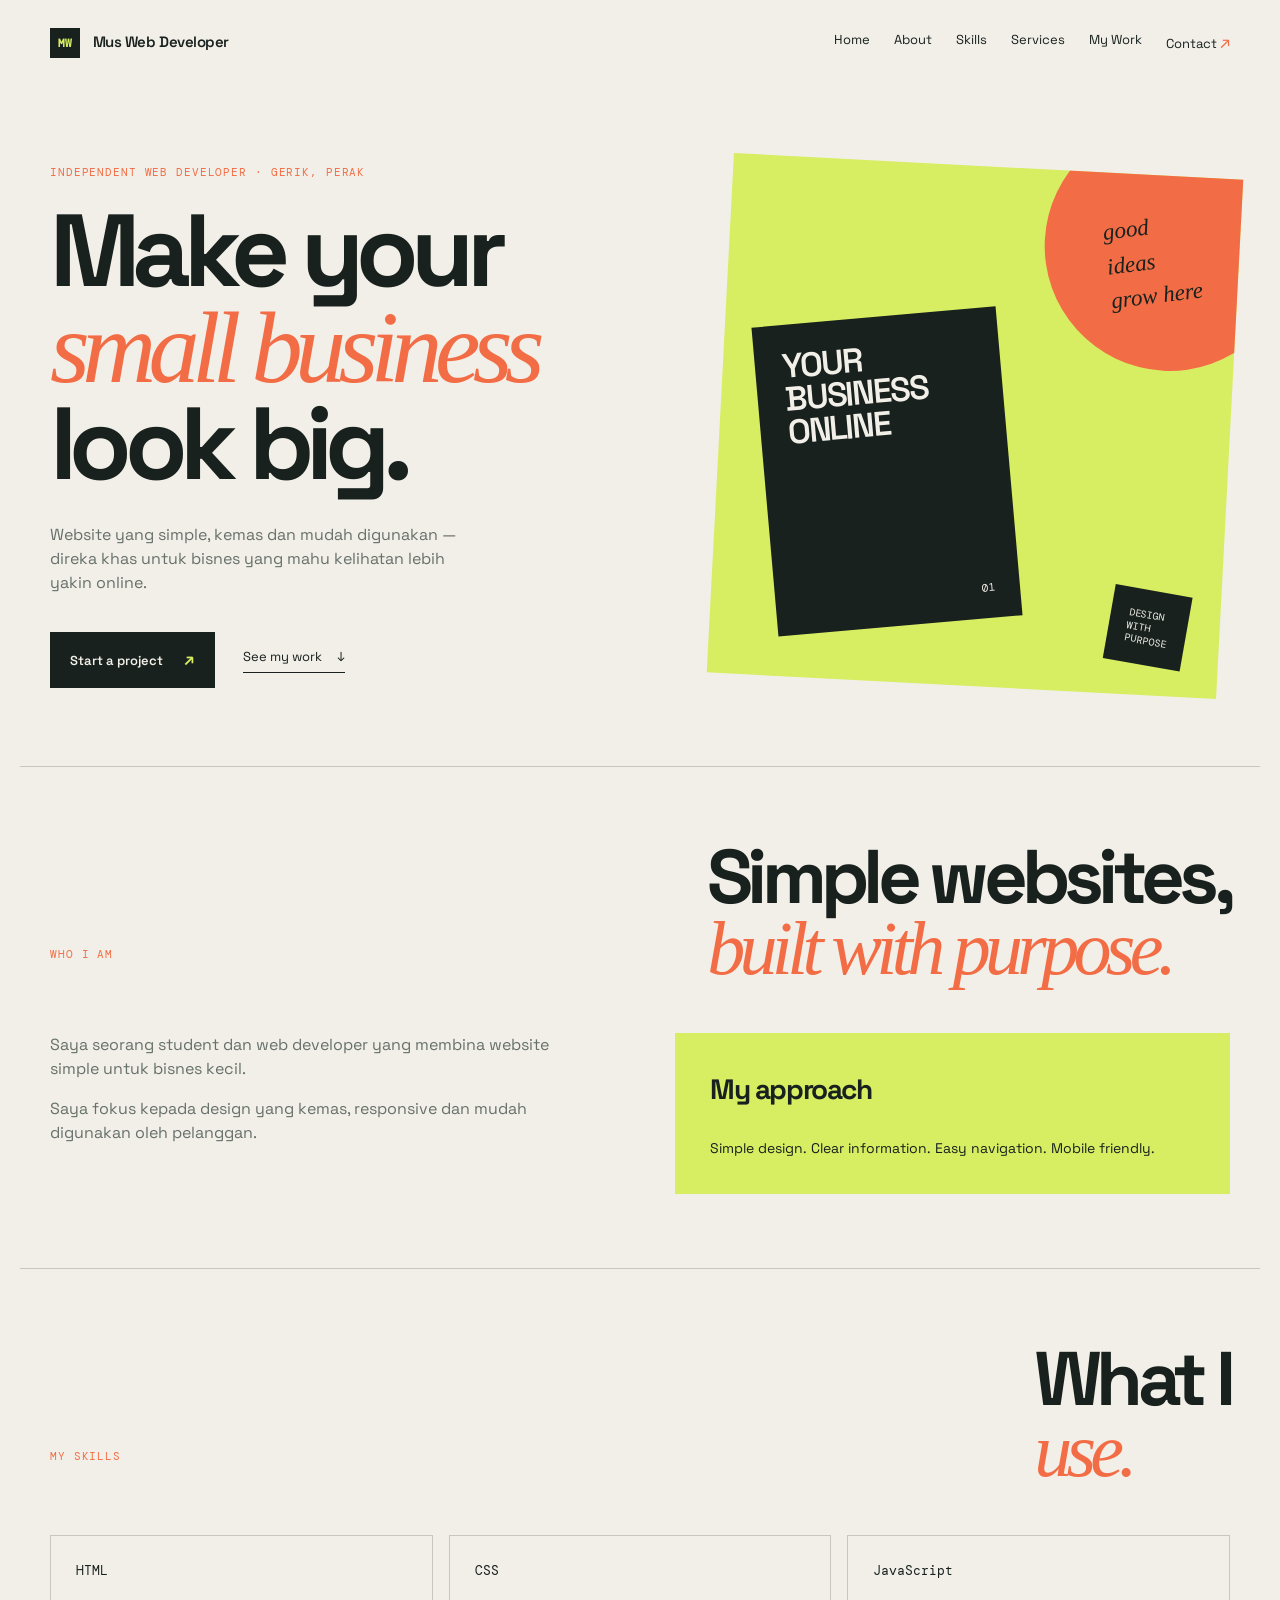
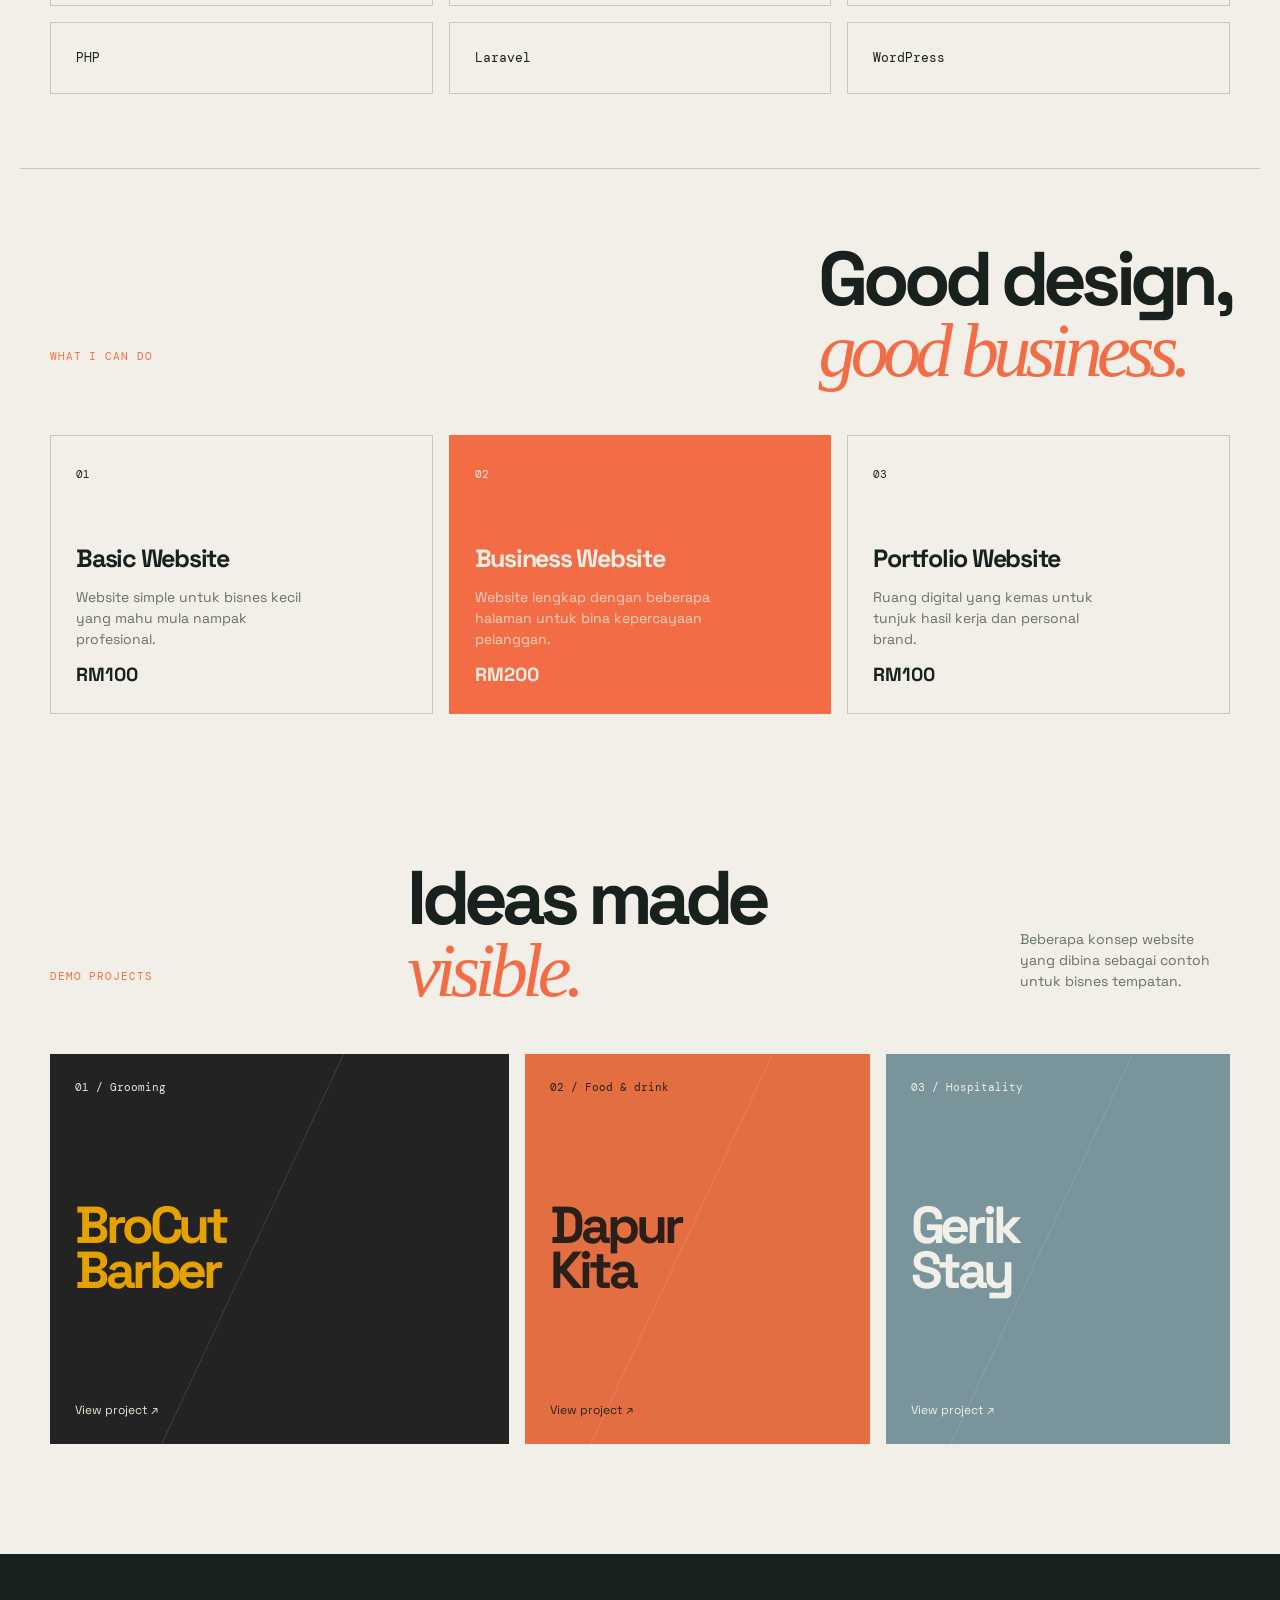
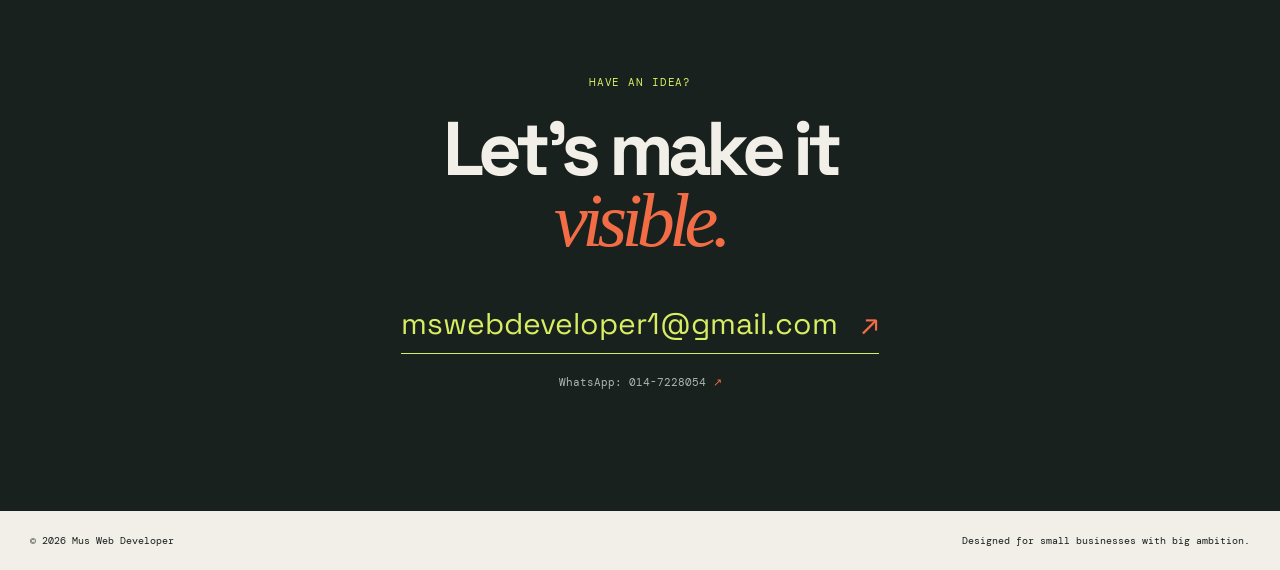
<file: index.html>
<!DOCTYPE html>
<html lang="en">

<head>
    <meta charset="UTF-8">
    <meta name="viewport" content="width=device-width, initial-scale=1">

    <title>Mus Web Developer | Small Business Websites</title>

    <meta name="description" content="Mus Web Developer menyediakan website simple, kemas dan profesional untuk bisnes kecil.">
    <meta name="author" content="Mus Web Developer">

    <link rel="preconnect" href="https://fonts.googleapis.com">
    <link rel="preconnect" href="https://fonts.gstatic.com" crossorigin>

    <link href="https://fonts.googleapis.com/css2?family=DM+Mono:wght@400;500&family=Space+Grotesk:wght@400;500;600;700&display=swap" rel="stylesheet">

    <link rel="stylesheet" href="style.css">
</head>

<body>

<header class="site-header">

    <a class="brand" href="#home">
        <span>MW</span> Mus Web Developer
    </a>

    <nav aria-label="Main navigation">
        <a href="#home">Home</a>
        <a href="#about">About</a>
        <a href="#skills">Skills</a>
        <a href="#services">Services</a>
        <a href="#work">My Work</a>
        <a href="#contact">Contact <span class="arrow">↗</span></a>
    </nav>

</header>

<main>

    <!-- HOME -->

    <section id="home" class="hero">

        <div class="hero-copy">

            <p class="eyebrow">
                Independent web developer · Gerik, Perak
            </p>

            <h1>
                Make your<br>
                <em>small business</em><br>
                look big.
            </h1>

            <p class="hero-text">
                Website yang simple, kemas dan mudah digunakan —
                direka khas untuk bisnes yang mahu kelihatan
                lebih yakin online.
            </p>

            <div class="hero-actions">

                <a class="button button-dark" href="#contact">
                    Start a project <span>↗</span>
                </a>

                <a class="text-link" href="#work">
                    See my work <span>↓</span>
                </a>

            </div>

        </div>

        <div class="hero-art" aria-label="Website design preview">

            <div class="sun"></div>

            <div class="art-card art-card-main">

                <span class="art-label">
                    YOUR<br>
                    BUSINESS<br>
                    ONLINE
                </span>

                <span class="art-number">
                    01
                </span>

            </div>

            <div class="art-card art-card-small">
                DESIGN<br>
                WITH<br>
                PURPOSE
            </div>

            <div class="scribble">
                good<br>
                ideas<br>
                grow here
            </div>

        </div>

    </section>


    <!-- ABOUT -->

    <section id="about" class="section about-section">

        <div class="section-heading">

            <p class="eyebrow">
                Who I am
            </p>

            <h2>
                Simple websites,<br>
                <em>built with purpose.</em>
            </h2>

        </div>

        <div class="about-grid">

            <div class="about-text">

                <p>
                    Saya seorang student dan web developer
                    yang membina website simple untuk bisnes kecil.
                </p>

                <p>
                    Saya fokus kepada design yang kemas,
                    responsive dan mudah digunakan oleh pelanggan.
                </p>

            </div>

            <div class="about-box">

                <h3>
                    My approach
                </h3>

                <p>
                    Simple design. Clear information.
                    Easy navigation. Mobile friendly.
                </p>

            </div>

        </div>

    </section>


    <!-- SKILLS -->

    <section id="skills" class="section skills-section">

        <div class="section-heading">

            <p class="eyebrow">
                My skills
            </p>

            <h2>
                What I<br>
                <em>use.</em>
            </h2>

        </div>

        <div class="skills-grid">

            <div class="skill">
                HTML
            </div>

            <div class="skill">
                CSS
            </div>

            <div class="skill">
                JavaScript
            </div>

            <div class="skill">
                PHP
            </div>

            <div class="skill">
                Laravel
            </div>

            <div class="skill">
                WordPress
            </div>

        </div>

    </section>


    <!-- SERVICES -->

    <section id="services" class="section services-section">

        <div class="section-heading">

            <p class="eyebrow">
                What I can do
            </p>

            <h2>
                Good design,<br>
                <em>good business.</em>
            </h2>

        </div>

        <div class="service-grid">

            <article class="service-card">

                <span class="service-no">
                    01
                </span>

                <h3>
                    Basic Website
                </h3>

                <p>
                    Website simple untuk bisnes kecil
                    yang mahu mula nampak profesional.
                </p><br>

                <strong>
                    RM100
                </strong>

            </article>


            <article class="service-card featured">

                <span class="service-no">
                    02
                </span>

                <h3>
                    Business Website
                </h3>

                <p>
                    Website lengkap dengan beberapa halaman
                    untuk bina kepercayaan pelanggan.
                </p><br>

                <strong>
                    RM200
                </strong>

            </article>


            <article class="service-card">

                <span class="service-no">
                    03
                </span>

                <h3>
                    Portfolio Website
                </h3>

                <p>
                    Ruang digital yang kemas untuk tunjuk
                    hasil kerja dan personal brand.
                </p><br>

                <strong>
                    RM100
                </strong>

            </article>

        </div>

    </section>


    <!-- WORK -->

    <section id="work" class="section work-section">

        <div class="section-heading work-heading">

            <p class="eyebrow">
                Demo projects
            </p>

            <h2>
                Ideas made<br>
                <em>visible.</em>
            </h2>

            <p>
                Beberapa konsep website yang dibina
                sebagai contoh untuk bisnes tempatan.
            </p>

        </div>

        <div class="project-grid">

            <a class="project project-barber"
               href="barber/index.html">

                <span class="project-tag">
                    01 / Grooming
                </span>

                <h3>
                    BroCut<br>
                    Barber
                </h3>

                <span class="project-link">
                    View project ↗
                </span>

            </a>


            <a class="project project-food"
               href="restaurant/index.html">

                <span class="project-tag">
                    02 / Food & drink
                </span>

                <h3>
                    Dapur<br>
                    Kita
                </h3>

                <span class="project-link">
                    View project ↗
                </span>

            </a>


            <a class="project project-stay"
               href="homestay/index.html">

                <span class="project-tag">
                    03 / Hospitality
                </span>

                <h3>
                    Gerik<br>
                    Stay
                </h3>

                <span class="project-link">
                    View project ↗
                </span>

            </a>

        </div>

    </section>


    <!-- CONTACT -->

    <section id="contact" class="contact-section">

        <p class="eyebrow">
            Have an idea?
        </p>

        <h2>
            Let's make it<br>
            <em>visible.</em>
        </h2>

        <a class="contact-email"
           href="mailto:mswebdeveloper1@gmail.com">

            mswebdeveloper1@gmail.com
            <span>↗</span>

        </a>

        <a class="contact-whatsapp"
           href="https://wa.me/60147228054"
           target="_blank"
           rel="noopener"
           aria-label="Contact Mus Web Developer on WhatsApp">

            WhatsApp: 014-7228054
            <span>↗</span>

        </a>

    </section>

</main>


<footer>

    <p>
        © 2026 Mus Web Developer
    </p>

    <p>
        Designed for small businesses with big ambition.
    </p>

</footer>

</body>
</html>
</file>
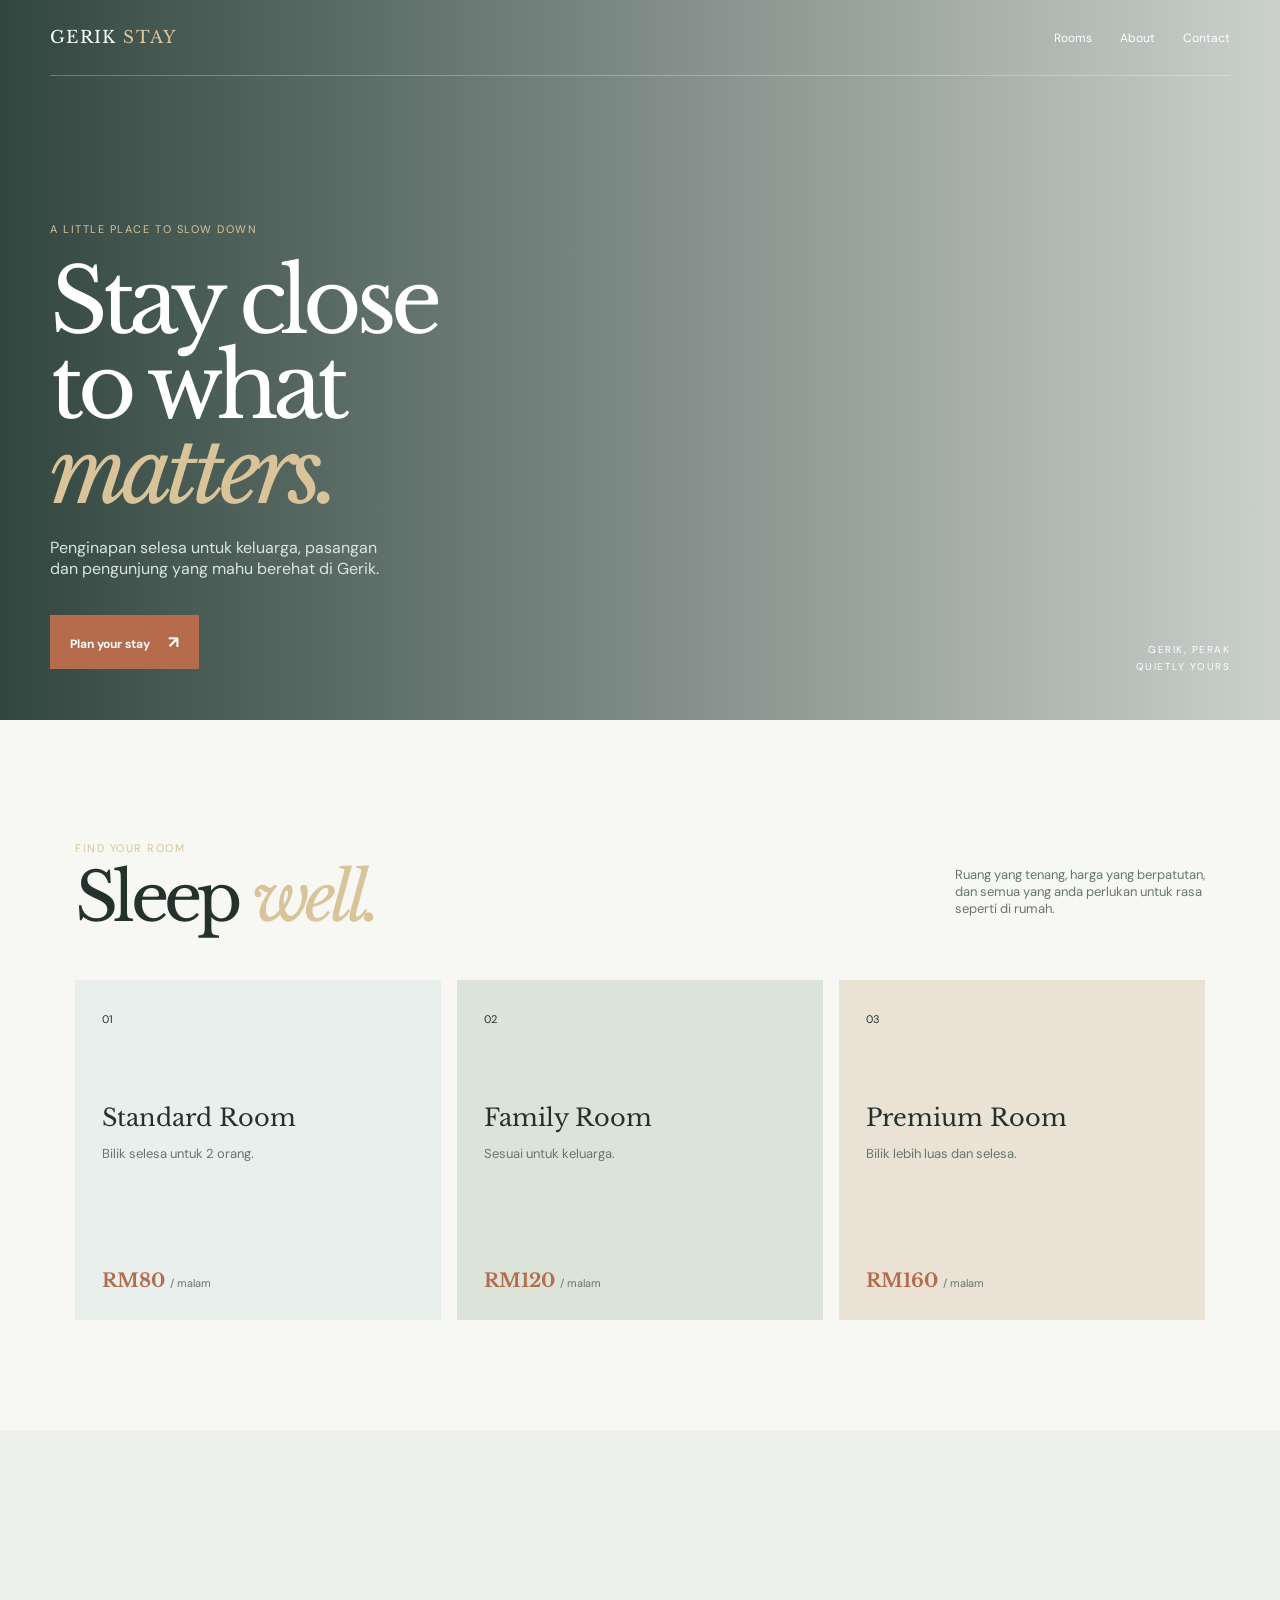
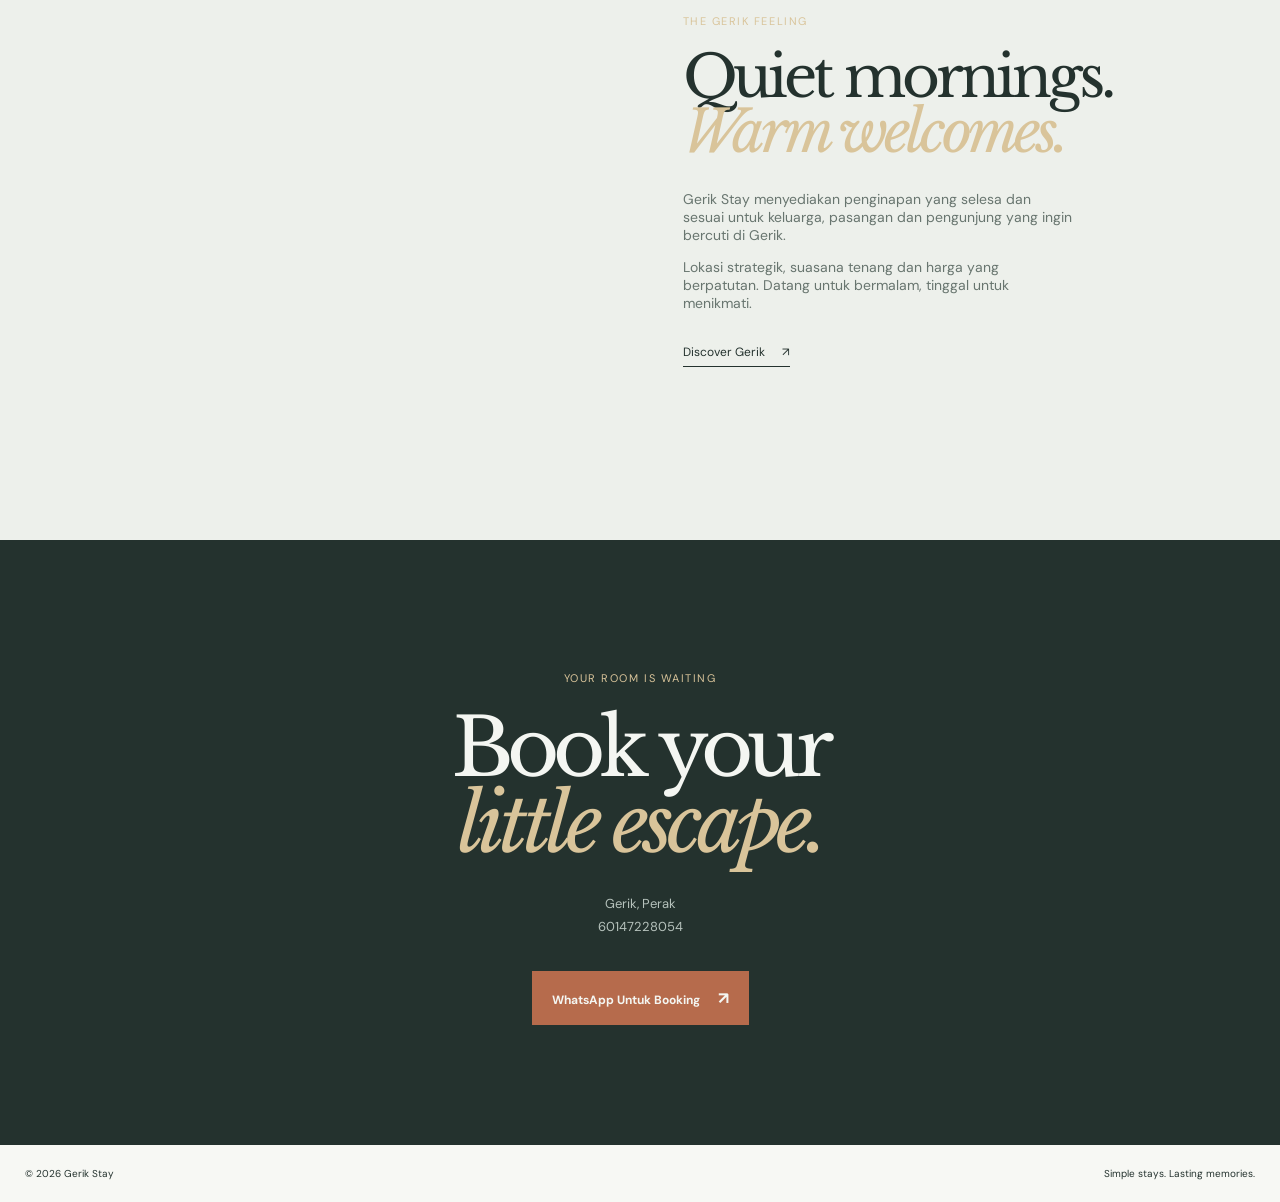
<file: homestay/index.html>
<!DOCTYPE html>
<html lang="en">
    <head>
        <meta charset="UTF-8">
        <meta name="viewport" content="width=device-width, initial-scale=1">
        <title>Gerik Stay | Slow down here</title>
        <link rel="preconnect" href="https://fonts.googleapis.com">
        <link rel="preconnect" href="https://fonts.gstatic.com" crossorigin>
        <link href="https://fonts.googleapis.com/css2?family=DM+Sans:wght@400;500;700&family=Libre+Baskerville:ital,wght@0,400;0,700;1,400&display=swap" rel="stylesheet">
        <link rel="stylesheet" href="style.css">
    </head>
    <body>
        <header id="home">
            <nav>
                <a class="brand" href="#home">GERIK <i>STAY</i>
                </a>
                <div>
                    <a href="#rooms">Rooms</a>
                    <a href="#about">About</a>
                    <a href="#contact">Contact</a>
                </div>
            </nav>
            <div class="hero-copy">
                <p class="eyebrow">A little place to slow down</p>
                <h1>Stay close<br>to what<br>
                <i>matters.</i>
                </h1>
                <p>Penginapan selesa untuk keluarga, pasangan dan pengunjung yang mahu berehat di Gerik.</p>
                <a class="button" href="#contact">Plan your stay <span>↗</span>
                </a>
            </div>
            <p class="location">GERIK, PERAK<br>QUIETLY YOURS</p>
        </header>
        <main>
            <section id="rooms" class="section">
                <div class="section-title">
                    <div>
                        <p class="eyebrow">Find your room</p>
                        <h2>Sleep <i>well.</i>
                        </h2>
                    </div>
                    <p>Ruang yang tenang, harga yang berpatutan, dan semua yang anda perlukan untuk rasa seperti di rumah.</p>
                </div>
                <div class="cards">
                    <article class="card card-standard">
                        <div>
                            <span>01</span>
                            <h3>Standard Room</h3>
                            <p>Bilik selesa untuk 2 orang.</p>
                        </div>
                        <b>RM80 <small>/ malam</small>
                        </b>
                    </article>
                    <article class="card card-family">
                        <div>
                            <span>02</span>
                            <h3>Family Room</h3>
                            <p>Sesuai untuk keluarga.</p>
                        </div>
                        <b>RM120 <small>/ malam</small>
                        </b>
                    </article>
                    <article class="card card-premium">
                        <div>
                            <span>03</span>
                            <h3>Premium Room</h3>
                            <p>Bilik lebih luas dan selesa.</p>
                        </div>
                        <b>RM160 <small>/ malam</small>
                        </b>
                    </article>
                </div>
            </section>
            <section id="about" class="about">
                <div class="about-photo">
                </div>
                <div class="about-copy">
                    <p class="eyebrow">The Gerik feeling</p>
                    <h2>Quiet mornings.<br>
                    <i>Warm welcomes.</i>
                    </h2>
                    <p>Gerik Stay menyediakan penginapan yang selesa dan sesuai untuk keluarga, pasangan dan pengunjung yang ingin bercuti di Gerik.</p>
                    <p>Lokasi strategik, suasana tenang dan harga yang berpatutan. Datang untuk bermalam, tinggal untuk menikmati.</p>
                    <a class="text-link" href="#contact">Discover Gerik <span>↗</span>
                    </a>
                </div>
            </section>
            <section id="contact" class="contact">
                <p class="eyebrow">Your room is waiting</p>
                <h2>Book your<br>
                <i>little escape.</i>
                </h2>
                <p>Gerik, Perak<br>60147228054</p>
                <a class="button" href="https://wa.me/60147228054">WhatsApp Untuk Booking <span>↗</span>
                </a>
            </section>
        </main>
        <footer>
            <p>© 2026 Gerik Stay</p>
            <p>Simple stays. Lasting memories.</p>
        </footer>
    </body>
</html>
</file>
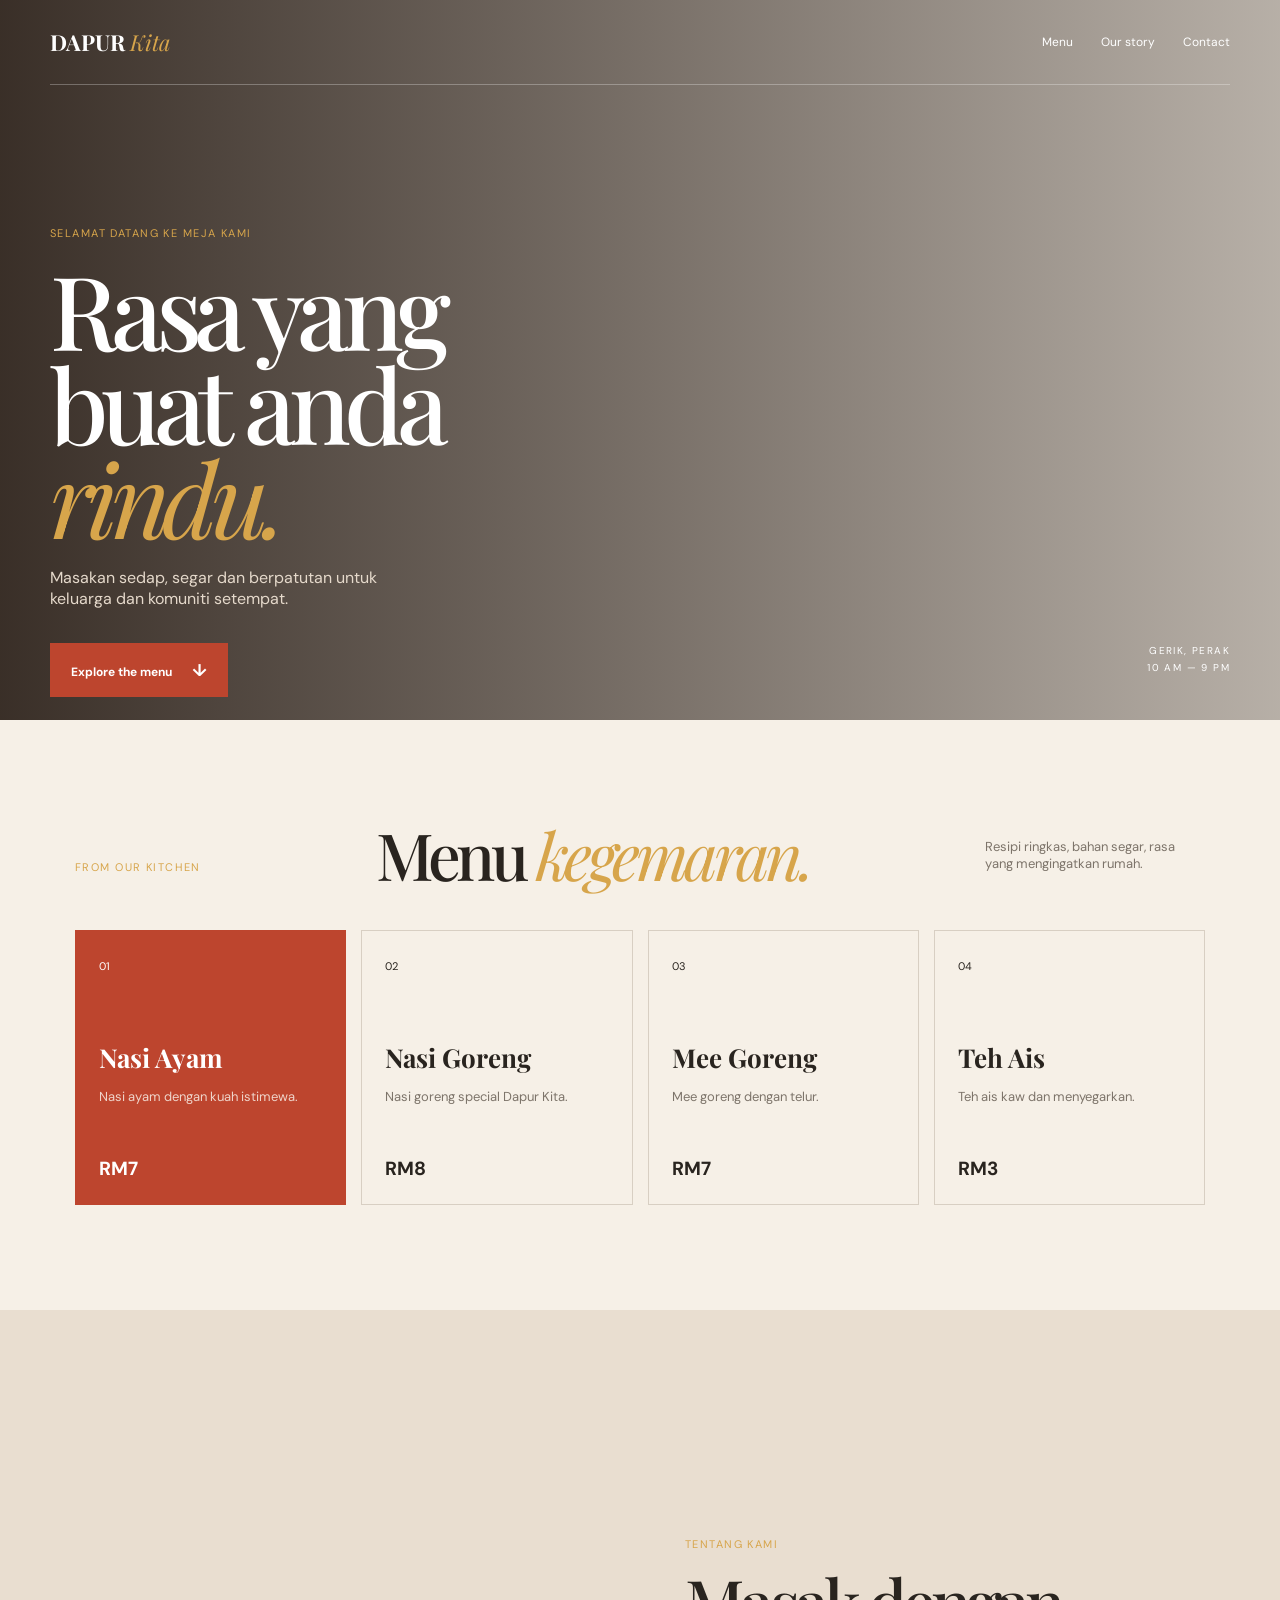
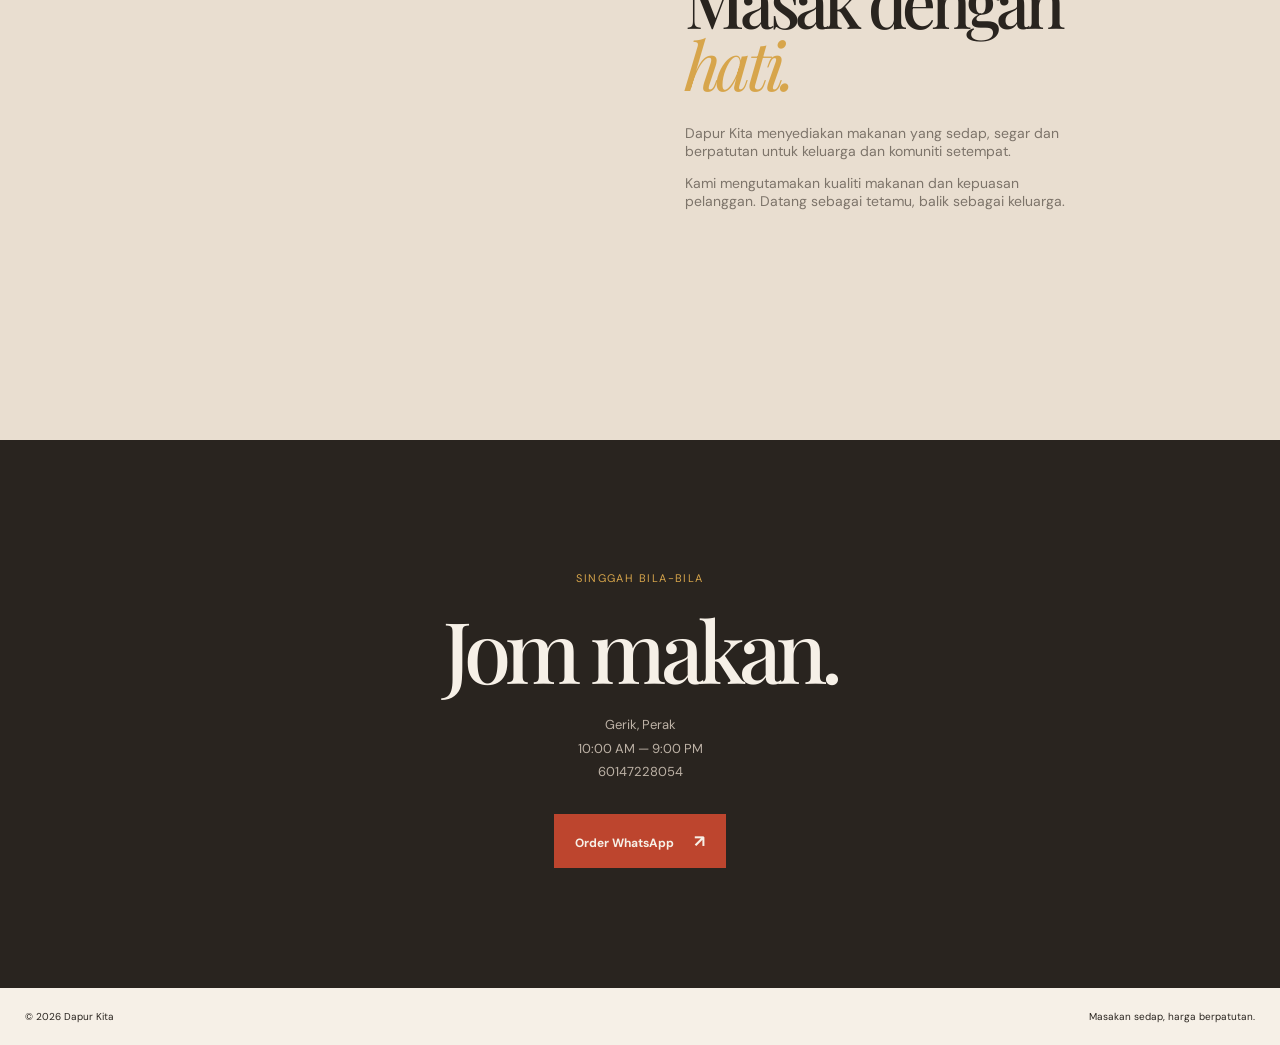
<file: restaurant/index.html>
<!DOCTYPE html>
<html lang="en">
    <head>
        <meta charset="UTF-8">
        <meta name="viewport" content="width=device-width, initial-scale=1">
        <title>Dapur Kita | Gerik</title>
        <link rel="preconnect" href="https://fonts.googleapis.com">
        <link rel="preconnect" href="https://fonts.gstatic.com" crossorigin>
        <link href="https://fonts.googleapis.com/css2?family=DM+Sans:wght@400;500;700&family=Playfair+Display:wght@500;600;700&display=swap" rel="stylesheet">
        <link rel="stylesheet" href="style.css">
    </head>
    <body>
        <header id="home">
            <nav>
                <a class="brand" href="#home">DAPUR <i>Kita</i>
                </a>
                <div>
                    <a href="#menu">Menu</a>
                    <a href="#about">Our story</a>
                    <a href="#contact">Contact</a>
                </div>
            </nav>
            <div class="hero-copy">
                <p class="eyebrow">Selamat datang ke meja kami</p>
                <h1>Rasa yang<br>buat anda<br>
                <i>rindu.</i>
                </h1>
                <p>Masakan sedap, segar dan berpatutan untuk keluarga dan komuniti setempat.</p>
                <a class="button" href="#menu">Explore the menu <span>↓</span>
                </a>
            </div>
            <p class="location">GERIK, PERAK<br>10 AM — 9 PM</p>
        </header>
        <main>
            <section id="menu" class="menu section">
                <div class="section-title">
                    <p class="eyebrow">From our kitchen</p>
                    <h2>Menu <i>kegemaran.</i>
                    </h2>
                    <p>Resipi ringkas, bahan segar, rasa yang mengingatkan rumah.</p>
                </div>
                <div class="cards">
                    <article class="card featured">
                        <span class="dish-number">01</span>
                        <h3>Nasi Ayam</h3>
                        <p>Nasi ayam dengan kuah istimewa.</p><br>
                        <b>RM7</b>
                    </article>
                    <article class="card">
                        <span class="dish-number">02</span>
                        <h3>Nasi Goreng</h3>
                        <p>Nasi goreng special Dapur Kita.</p><br>
                        <b>RM8</b>
                    </article>
                    <article class="card">
                        <span class="dish-number">03</span>
                        <h3>Mee Goreng</h3>
                        <p>Mee goreng dengan telur.</p><br>
                        <b>RM7</b>
                    </article>
                    <article class="card">
                        <span class="dish-number">04</span>
                        <h3>Teh Ais</h3>
                        <p>Teh ais kaw dan menyegarkan.</p><br>
                        <b>RM3</b>
                    </article>
                </div>
            </section>
            <section id="about" class="about">
                <div class="about-image">
                </div>
                <div>
                    <p class="eyebrow">Tentang kami</p>
                    <h2>Masak dengan<br>
                    <i>hati.</i>
                    </h2>
                    <p>Dapur Kita menyediakan makanan yang sedap, segar dan berpatutan untuk keluarga dan komuniti setempat.</p>
                    <p>Kami mengutamakan kualiti makanan dan kepuasan pelanggan. Datang sebagai tetamu, balik sebagai keluarga.</p>
                </div>
            </section>
            <section id="contact" class="contact">
                <p class="eyebrow">Singgah bila-bila</p>
                <h2>Jom makan.</h2>
                <p>Gerik, Perak<br>10:00 AM — 9:00 PM<br>60147228054</p>
                <a class="button" href="https://wa.me/60147228054">Order WhatsApp <span>↗</span>
                </a>
            </section>
        </main>
        <footer>
            <p>© 2026 Dapur Kita</p>
            <p>Masakan sedap, harga berpatutan.</p>
        </footer>
    </body>
</html>
</file>
<file: style.css>
:root {
    --ink: #18211e;
    --paper: #f2efe8;
    --lime: #d7ed62;
    --orange: #f26d45;
    --muted: #66706a;
    --line: #c9c7bd;
}

* {
    box-sizing: border-box;
}

html {
    scroll-behavior: smooth;
}

body {
    margin: 0;
    background: var(--paper);
    color: var(--ink);
    font-family: 'Space Grotesk', sans-serif;
    line-height: 1.5;
}

a {
    color: inherit;
    text-decoration: none;
}

/* HEADER */

.site-header {
    align-items: center;
    display: flex;
    justify-content: space-between;
    margin: auto;
    max-width: 1240px;
    padding: 28px 30px;
}

.brand {
    font-size: 15px;
    font-weight: 600;
    letter-spacing: -.03em;
}

.brand span {
    background: var(--ink);
    color: var(--lime);
    display: inline-grid;
    font-family: 'DM Mono', monospace;
    font-size: 11px;
    height: 30px;
    margin-right: 9px;
    place-items: center;
    width: 30px;
}

nav {
    display: flex;
    gap: 24px;
    font-size: 13px;
}

nav a {
    transition: .2s;
}

nav a:hover {
    color: var(--orange);
}

.arrow {
    color: var(--orange);
    font-size: 17px;
}

/* GENERAL */

.hero,
.section {
    margin: auto;
    max-width: 1240px;
    padding: 74px 30px;
}

.eyebrow {
    color: var(--orange);
    font-family: 'DM Mono', monospace;
    font-size: 11px;
    letter-spacing: .08em;
    margin: 0 0 22px;
    text-transform: uppercase;
}

h1,
h2,
h3,
p {
    margin-top: 0;
}

h1,
h2 {
    letter-spacing: -.075em;
    line-height: .94;
}

h1 {
    font-size: clamp(58px, 8vw, 106px);
    margin-bottom: 31px;
}

h2 {
    font-size: clamp(46px, 6vw, 76px);
}

em {
    color: var(--orange);
    font-family: Georgia, serif;
    font-weight: 400;
}

/* HOME */

.hero {
    align-items: center;
    display: grid;
    gap: 70px;
    grid-template-columns: 1fr .85fr;
    min-height: 680px;
}

.hero-text {
    color: var(--muted);
    max-width: 410px;
}

.hero-actions {
    align-items: center;
    display: flex;
    gap: 28px;
    margin-top: 37px;
}

.button {
    display: inline-block;
    font-size: 13px;
    font-weight: 600;
    padding: 15px 20px;
    transition: .2s;
}

.button-dark {
    background: var(--ink);
    color: var(--paper);
}

.button-dark:hover {
    background: var(--orange);
}

.button span {
    color: var(--lime);
    font-size: 17px;
    margin-left: 18px;
}

.text-link {
    border-bottom: 1px solid var(--ink);
    font-size: 13px;
    padding-bottom: 5px;
    transition: .2s;
}

.text-link:hover {
    color: var(--orange);
}

.text-link span {
    margin-left: 12px;
}

/* HERO ART */

.hero-art {
    background: var(--lime);
    height: 520px;
    overflow: hidden;
    position: relative;
    transform: rotate(3deg);
}

.sun {
    background: var(--orange);
    border-radius: 50%;
    height: 250px;
    position: absolute;
    right: -55px;
    top: -55px;
    width: 250px;
}

.art-card {
    background: var(--ink);
    color: var(--paper);
    position: absolute;
}

.art-card-main {
    bottom: 55px;
    height: 310px;
    left: 47px;
    padding: 27px;
    transform: rotate(-8deg);
    width: 245px;
}

.art-label {
    font-size: 34px;
    font-weight: 600;
    letter-spacing: -.06em;
    line-height: .9;
}

.art-number {
    bottom: 23px;
    font-family: 'DM Mono';
    font-size: 11px;
    position: absolute;
    right: 24px;
}

.art-card-small {
    bottom: 30px;
    font-family: 'DM Mono';
    font-size: 10px;
    line-height: 1.3;
    padding: 18px;
    right: 33px;
    transform: rotate(7deg);
}

.scribble {
    top: 35px;
    color: var(--ink);
    font-family: Georgia, serif;
    font-size: 23px;
    font-style: italic;
    position: absolute;
    right: 40px;
    transform: rotate(-10deg);
}

/* ABOUT */

.about-section {
    border-top: 1px solid var(--line);
}

.about-grid {
    display: grid;
    gap: 70px;
    grid-template-columns: 1fr 1fr;
}

.about-text {
    color: var(--muted);
    font-size: 16px;
    max-width: 500px;
}

.about-box {
    background: var(--lime);
    padding: 35px;
}

.about-box h3 {
    font-size: 28px;
    letter-spacing: -.05em;
}

.about-box p {
    color: var(--ink);
    font-size: 14px;
    margin-bottom: 0;
}

/* SKILLS */

.skills-section {
    border-top: 1px solid var(--line);
}

.skills-grid {
    display: grid;
    gap: 16px;
    grid-template-columns: repeat(3, 1fr);
}

.skill {
    border: 1px solid var(--line);
    font-family: 'DM Mono', monospace;
    font-size: 13px;
    padding: 25px;
    transition: .2s;
}

.skill:hover {
    background: var(--ink);
    color: var(--lime);
    transform: translateY(-5px);
}

/* SERVICES */

.services-section {
    border-top: 1px solid var(--line);
}

.section-heading {
    align-items: end;
    display: flex;
    justify-content: space-between;
    margin-bottom: 48px;
}

.section-heading h2 {
    margin: 0;
}

.service-grid {
    display: grid;
    gap: 16px;
    grid-template-columns: repeat(3, 1fr);
}

.service-card {
    border: 1px solid var(--line);
    min-height: 260px;
    padding: 25px;
    position: relative;
    transition: .2s;
}

.service-card:hover {
    transform: translateY(-5px);
}

.service-card.featured {
    background: var(--orange);
    border-color: var(--orange);
    color: var(--paper);
}

.service-no,
.project-tag {
    font-family: 'DM Mono';
    font-size: 11px;
}

.service-card h3 {
    font-size: 25px;
    letter-spacing: -.05em;
    margin: 55px 0 10px;
}

.service-card p {
    color: var(--muted);
    font-size: 14px;
    max-width: 240px;
}

.featured p {
    color: #f9d1c3;
}

.service-card strong {
    bottom: 24px;
    font-size: 19px;
    position: absolute;
}

/* WORK */

.work-section {
    padding-bottom: 110px;
}

.work-heading {
    align-items: end;
}

.work-heading > p:last-child {
    color: var(--muted);
    font-size: 14px;
    max-width: 210px;
}

.project-grid {
    display: grid;
    gap: 16px;
    grid-template-columns: 1.2fr .9fr .9fr;
}

.project {
    display: flex;
    flex-direction: column;
    height: 390px;
    justify-content: space-between;
    overflow: hidden;
    padding: 25px;
    position: relative;
    transition: .2s;
}

.project:hover {
    transform: translateY(-6px);
}

.project:before {
    background: rgba(255,255,255,.12);
    content: '';
    height: 160%;
    left: 40%;
    position: absolute;
    top: -20%;
    transform: rotate(25deg);
    width: 1px;
}

.project h3 {
    font-size: 52px;
    letter-spacing: -.08em;
    line-height: .88;
    margin: 0;
    position: relative;
}

.project-tag,
.project-link {
    position: relative;
}

.project-link {
    font-size: 12px;
}

.project-barber {
    background: #242323;
    color: #f0e5d8;
}

.project-barber h3 {
    color: #e5a100;
}

.project-food {
    background: #e36e42;
    color: #2b2019;
}

.project-stay {
    background: #79949a;
    color: #f1f0e8;
}

/* CONTACT */

.contact-section {
    background: var(--ink);
    color: var(--paper);
    padding: 120px 30px;
    text-align: center;
}

.contact-section h2 {
    margin: auto auto 45px;
}

.contact-section .eyebrow {
    color: var(--lime);
}

.contact-email {
    border-bottom: 1px solid var(--lime);
    color: var(--lime);
    display: inline-block;
    font-size: clamp(18px, 3vw, 30px);
    padding-bottom: 7px;
    transition: .2s;
}

.contact-email:hover {
    color: var(--orange);
}

.contact-email span {
    color: var(--orange);
    margin-left: 15px;
}

.contact-whatsapp {
    color: #aeb7b0;
    display: block;
    font-family: 'DM Mono';
    font-size: 11px;
    margin-top: 20px;
    transition: .2s;
}

.contact-whatsapp:hover {
    color: var(--lime);
}

.contact-whatsapp span {
    color: var(--orange);
}

/* FOOTER */

footer {
    display: flex;
    justify-content: space-between;
    padding: 22px 30px;
    font-family: 'DM Mono';
    font-size: 10px;
}

footer p {
    margin: 0;
}

/* MOBILE */

@media (max-width: 700px) {

    .site-header {
        align-items: flex-start;
        padding: 20px;
    }

    nav {
        gap: 10px 14px;
        flex-wrap: wrap;
        justify-content: flex-end;
        max-width: 230px;
    }

    nav a {
        font-size: 11px;
    }

    .hero,
    .section {
        padding: 55px 20px;
    }

    .hero {
        display: block;
        min-height: auto;
    }

    .hero-art {
        height: 390px;
        margin: 60px 10px 20px;
    }

    .art-card-main {
        bottom: 38px;
        height: 245px;
        left: 27px;
        width: 195px;
    }

    .art-label {
        font-size: 28px;
    }

    .art-card-small {
        right: 20px;
    }

    .scribble {
        font-size: 17px;
        right: 25px;
    }

    .section-heading {
        align-items: flex-start;
        display: block;
    }

    .section-heading > p:last-child {
        margin-top: 25px;
    }

    .about-grid {
        grid-template-columns: 1fr;
        gap: 30px;
    }

    .about-text {
        font-size: 14px;
    }

    .about-box {
        padding: 25px;
    }

    .skills-grid {
        grid-template-columns: 1fr 1fr;
    }

    .service-grid,
    .project-grid {
        grid-template-columns: 1fr;
    }

    .service-card {
        min-height: 230px;
    }

    .project {
        height: 300px;
    }

    .project h3 {
        font-size: 45px;
    }

    .contact-section {
        padding: 90px 20px;
    }

    .contact-email {
        font-size: 18px;
    }

    footer {
        display: block;
    }

    footer p + p {
        margin-top: 8px;
    }
}
</file>
<file: homestay/style.css>
:root {
    --ink:#24322e;
    --mist:#e8efec;
    --sage:#92afa0;
    --rust:#b66b4c;
    --muted:#68756f
}
* {
    box-sizing:border-box
}
html {
    scroll-behavior:smooth
}
body {
    background:#f7f8f4;
    color:var(--ink);
    font-family:'DM Sans',sans-serif;
    margin:0
}
a {
    color:inherit;
    text-decoration:none
}
header {
    background:linear-gradient(90deg,rgba(28,51,44,.9),rgba(28,51,44,.2)),url('https://images.unsplash.com/photo-1601918774946-25832a4be0d6?auto=format&fit=crop&w=1800&q=85') center/cover;
    color:#fff;
    height:720px;
    padding:0 max(25px,calc((100% - 1180px)/2));
    position:relative
}
nav {
    align-items:center;
    border-bottom:1px solid rgba(255,255,255,.27);
    display:flex;
    justify-content:space-between;
    padding:27px 0
}
nav div {
    display:flex;
    gap:28px;
    font-size:12px
}
.brand {
    font-family:'Libre Baskerville';
    font-size:17px;
    letter-spacing:.08em
}
.brand i {
    color:#d9c49a;
    font-style:normal
}
.hero-copy {
    padding-top:135px
}
.eyebrow {
    color:#d9c49a;
    font-size:11px;
    letter-spacing:.14em;
    text-transform:uppercase
}
.hero-copy h1,.section-title h2,.about h2,.contact h2 {
    font-family:'Libre Baskerville';
    font-size:clamp(54px,7vw,91px);
    font-weight:400;
    letter-spacing:-.07em;
    line-height:.95;
    margin:23px 0
}
.hero-copy h1 i,.section-title h2 i,.about h2 i {
    color:#d9c49a
}
.hero-copy>p:not(.eyebrow) {
    color:#dce4df;
    max-width:350px
}
.button {
    background:var(--rust);
    display:inline-block;
    font-size:12px;
    font-weight:700;
    margin-top:20px;
    padding:16px 20px
}
.button span {
    font-size:17px;
    margin-left:15px
}
.location {
    bottom:35px;
    font-size:10px;
    letter-spacing:.15em;
    line-height:1.7;
    position:absolute;
    right:max(25px,calc((100% - 1180px)/2));
    text-align:right
}
.section {
    margin:auto;
    max-width:1180px;
    padding:110px 25px
}
.section-title {
    align-items:end;
    display:flex;
    justify-content:space-between;
    margin-bottom:50px
}
.section-title h2 {
    font-size:67px;
    margin:0
}
.section-title>p {
    color:var(--muted);
    font-size:13px;
    max-width:250px
}
.cards {
    display:grid;
    gap:16px;
    grid-template-columns:repeat(3,1fr)
}
.card {
    background:var(--mist);
    min-height:340px;
    padding:27px;
    position:relative
}
.card-family {
    background:#dce4d9
}
.card-premium {
    background:#e9e2d5
}
.card span {
    font-size:11px
}
.card h3 {
    font-family:'Libre Baskerville';
    font-size:24px;
    font-weight:400;
    margin:75px 0 8px
}
.card p {
    color:var(--muted);
    font-size:13px
}
.card b {
    bottom:28px;
    color:var(--rust);
    font-family:'Libre Baskerville';
    font-size:19px;
    position:absolute
}
.card small {
    color:var(--muted);
    font-family:'DM Sans';
    font-size:11px;
    font-weight:400
}
.about {
    align-items:stretch;
    background:#edf0eb;
    display:grid;
    gap:85px;
    grid-template-columns:1fr 1fr;
    padding:105px max(25px,calc((100% - 1180px)/2))
}
.about-photo {
    background:url('https://images.unsplash.com/photo-1505693416388-ac5ce068fe85?auto=format&fit=crop&w=1000&q=85') center/cover;
    min-height:500px
}
.about-copy {
    align-self:center
}
.about h2 {
    font-size:58px;
    margin:22px 0 30px
}
.about-copy>p:not(.eyebrow) {
    color:var(--muted);
    font-size:14px;
    max-width:390px
}
.text-link {
    border-bottom:1px solid var(--ink);
    display:inline-block;
    font-size:12px;
    margin-top:18px;
    padding-bottom:6px
}
.text-link span {
    margin-left:14px
}
.contact {
    background:var(--ink);
    color:#f4f6f2;
    padding:120px 25px;
    text-align:center
}
.contact h2 {
    font-size:80px;
    margin:25px 0 30px
}
.contact h2 i {
    color:#d9c49a
}
.contact>p:not(.eyebrow) {
    color:#b6c2bc;
    font-size:13px;
    line-height:1.8
}
.contact .eyebrow {
    color:#d9c49a
}
footer {
    display:flex;
    font-size:10px;
    justify-content:space-between;
    padding:22px 25px
}
footer p {
    margin:0
}
@media(max-width:700px) {
    header {
        height:650px;
        padding:0 20px
    }
    nav div {
        gap:12px
    }
    .hero-copy {
        padding-top:110px
    }
    .hero-copy h1 {
        font-size:68px
    }
    .section {
        padding:75px 20px
    }
    .section-title {
        display:block
    }
    .section-title h2 {
        font-size:55px;
        margin:18px 0
    }
    .section-title>p {
        margin-top:20px
    }
    .cards {
        grid-template-columns:1fr
    }
    .card {
        min-height:250px
    }
    .card h3 {
        margin-top:55px
    }
    .about {
        display:block;
        padding:75px 20px
    }
    .about-photo {
        min-height:300px
    }
    .about h2 {
        font-size:50px;
        margin-top:35px
    }
    .contact {
        padding:90px 20px
    }
    .contact h2 {
        font-size:65px
    }
    footer {
        display:block
    }
    footer p+p {
        margin-top:8px
    }
}
</file>
<file: restaurant/style.css>
:root {
    --ink:#29241f;
    --cream:#f6f0e7;
    --red:#bd452e;
    --gold:#d7a54b;
    --muted:#7d746a
}
* {
    box-sizing:border-box
}
html {
    scroll-behavior:smooth
}
body {
    background:var(--cream);
    color:var(--ink);
    font-family:'DM Sans',sans-serif;
    margin:0
}
a {
    color:inherit;
    text-decoration:none
}
header {
    background:linear-gradient(90deg,rgba(37,26,19,.9),rgba(37,26,19,.3)),url('https://images.unsplash.com/photo-1517248135467-4c7edcad34c4?auto=format&fit=crop&w=1800&q=85') center/cover;
    color:#fff;
    height:720px;
    padding:0 max(25px,calc((100% - 1180px)/2));
    position:relative
}
nav {
    align-items:center;
    border-bottom:1px solid rgba(255,255,255,.28);
    display:flex;
    justify-content:space-between;
    padding:27px 0
}
nav div {
    display:flex;
    gap:28px;
    font-size:12px
}
.brand {
    font-family:'Playfair Display';
    font-size:22px;
    font-weight:700
}
.brand i {
    color:var(--gold);
    font-weight:400
}
.hero-copy {
    padding-top:130px
}
.eyebrow {
    color:var(--gold);
    font-size:11px;
    letter-spacing:.13em;
    text-transform:uppercase
}
.hero-copy h1,.section-title h2,.about h2,.contact h2 {
    font-family:'Playfair Display';
    font-size:clamp(55px,8vw,105px);
    font-weight:500;
    letter-spacing:-.07em;
    line-height:.92;
    margin:22px 0
}
.hero-copy h1 i,.section-title h2 i,.about h2 i {
    color:var(--gold);
    font-weight:400
}
.hero-copy>p:not(.eyebrow) {
    color:#e5d9cb;
    max-width:330px
}
.button {
    background:var(--red);
    display:inline-block;
    font-size:12px;
    font-weight:700;
    margin-top:18px;
    padding:16px 21px
}
.button span {
    font-size:17px;
    margin-left:17px
}
.location {
    bottom:34px;
    font-size:10px;
    letter-spacing:.14em;
    line-height:1.7;
    position:absolute;
    right:max(25px,calc((100% - 1180px)/2));
    text-align:right
}
.section {
    margin:auto;
    max-width:1180px;
    padding:105px 25px
}
.section-title {
    align-items:end;
    display:flex;
    justify-content:space-between;
    margin-bottom:45px
}
.section-title h2 {
    font-size:65px;
    margin:0
}
.section-title>p:last-child {
    color:var(--muted);
    font-size:13px;
    max-width:220px
}
.cards {
    display:grid;
    gap:15px;
    grid-template-columns:repeat(4,1fr)
}
.card {
    border:1px solid #d8cfc3;
    min-height:275px;
    padding:23px;
    position:relative
}
.card.featured {
    background:var(--red);
    border-color:var(--red);
    color:#fff
}
.dish-number {
    font-size:11px
}
.card h3 {
    font-family:'Playfair Display';
    font-size:26px;
    margin:65px 0 7px
}
.card p {
    color:var(--muted);
    font-size:13px
}
.featured p {
    color:#efd4ca
}
.card b {
    bottom:23px;
    font-size:19px;
    position:absolute
}
.about {
    align-items:center;
    background:#e9ded0;
    display:grid;
    gap:90px;
    grid-template-columns:1fr 1fr;
    padding:105px max(25px,calc((100% - 1180px)/2))
}
.about-image {
    background:url('https://images.unsplash.com/photo-1515003197210-e0cd71810b5f?auto=format&fit=crop&w=1000&q=85') center/cover;
    height:520px
}
.about h2 {
    font-size:67px;
    margin:20px 0 30px
}
.about div:last-child>p:not(.eyebrow) {
    color:var(--muted);
    font-size:14px;
    max-width:380px
}
.contact {
    background:var(--ink);
    color:var(--cream);
    padding:120px 25px;
    text-align:center
}
.contact h2 {
    font-size:85px;
    margin:25px 0
}
.contact>p:not(.eyebrow) {
    color:#bdb2a6;
    font-size:13px;
    line-height:1.8
}
.contact .eyebrow {
    color:var(--gold)
}
footer {
    display:flex;
    font-size:10px;
    justify-content:space-between;
    padding:22px 25px
}
footer p {
    margin:0
}
@media(max-width:700px) {
    header {
        height:650px;
        padding:0 20px
    }
    nav div {
        gap:12px
    }
    .hero-copy {
        padding-top:105px
    }
    .hero-copy h1 {
        font-size:70px
    }
    .section {
        padding:75px 20px
    }
    .section-title {
        display:block
    }
    .section-title h2 {
        font-size:54px;
        margin:17px 0
    }
    .section-title>p:last-child {
        margin-top:20px
    }
    .cards {
        grid-template-columns:1fr 1fr
    }
    .card {
        min-height:220px
    }
    .card h3 {
        font-size:22px;
        margin-top:45px
    }
    .about {
        display:block;
        padding:75px 20px
    }
    .about-image {
        height:300px
    }
    .about h2 {
        font-size:58px
    }
    .contact {
        padding:90px 20px
    }
    .contact h2 {
        font-size:70px
    }
    footer {
        display:block
    }
    footer p+p {
        margin-top:8px
    }
}
</file>
